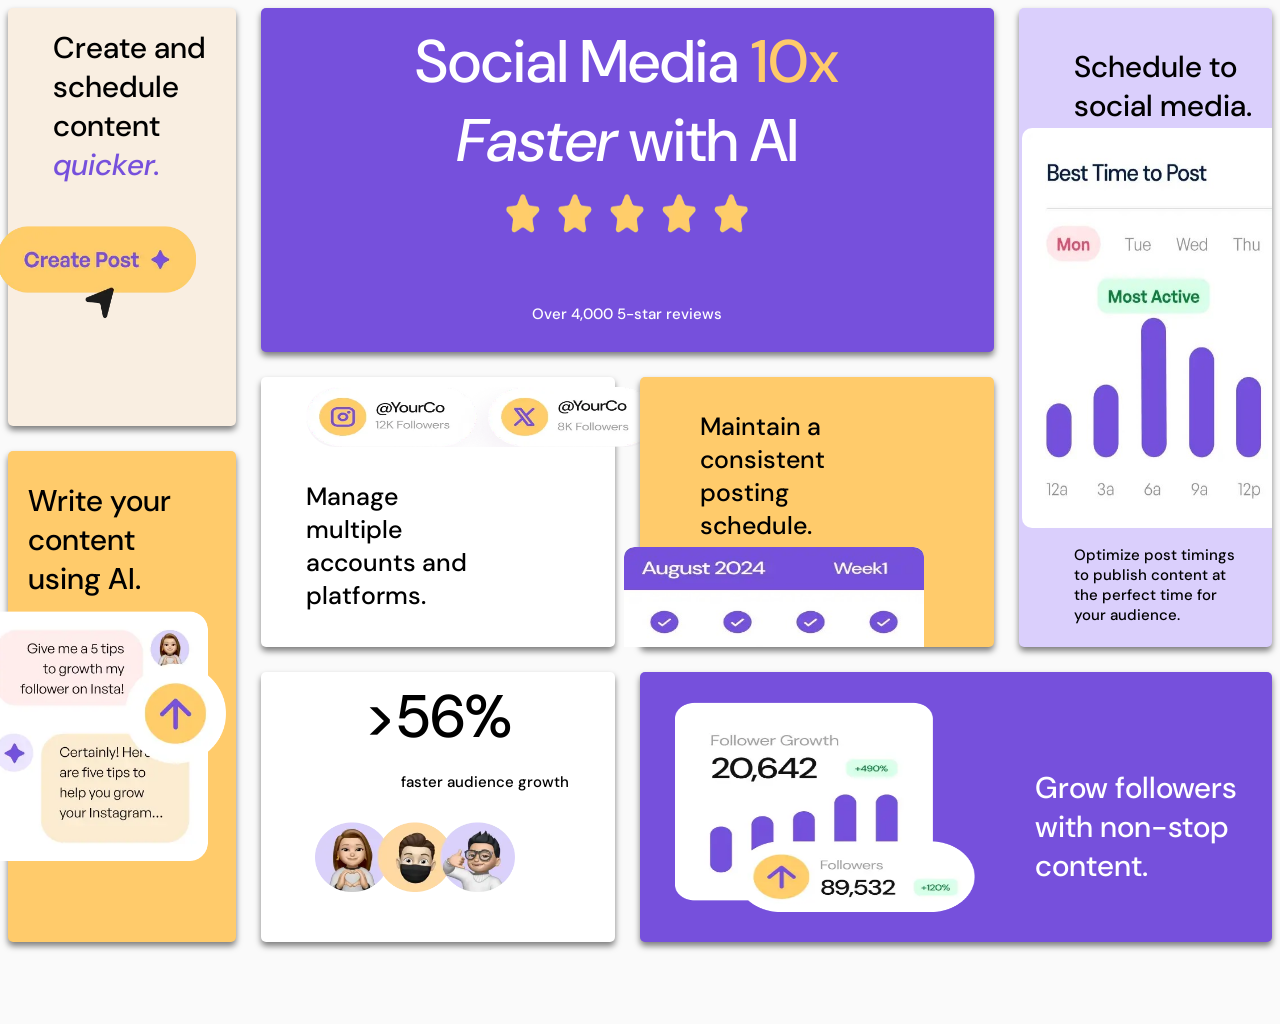
<file: index.html>
<!DOCTYPE html>
<html lang="en">

<head>
  <meta charset="UTF-8">
  <meta name="viewport" content="width=device-width, initial-scale=1.0">
  <title>Document</title>
  <link rel="stylesheet" href="style.css">
</head>
<body>
 <!-- دیو اصلی و والد اصلی بقیه دیو ها  -->
  <div class="container">
    <!-- دیو اول والد شماره یک سمت چپ -->
    <div class="g1">
      Create and <br>
      schedule <br>
      content
      <span class="t">
        quicker.</span>
      <img src="images/illustration-create-post.webp" class="gg1" alt="">
    </div>
    <!-- دیو دوم والد شماره دوم وسط بزرگترین دیو  -->
    <div class="g2">
      <span class="w">Social Media<span class="y"> 10x</span> <br>
       <span class="k"> Faster</span> with AI <br>
        <img src="images/illustration-five-stars.webp" class="gg2" alt=""> <br><span
          class="w size">
          Over 4,000 5-star reviews
        </span>
      </span>
    </div>
   <!-- سمت راست بنفش کمرنگ دیو سوم والد شماره سه  -->
    <div class="g3"><br>
      Schedule to <br>
      social media.
      <img src="images/illustration-schedule-posts.jpg" class="gg3" alt="">
      <span class="size"> <br>
        Optimize post timings <br>
        to publish content at <br>
        the perfect time for <br>
        your audience.</span>
    </div>
    <!-- دیو چهارم والد شماره چهار سمت چپ پایین زیر دیو شماره یک  -->
    <div class="g4">
      Write your <br>
      content <br>
      using AI. <br>
      <img src="images/illustration-ai-content.webp" class="gg4" alt="">
    </div>
    <!-- دیو شماره پنج والد شماره پنج وسط زیر دیو شماره دو  رنگ سفید -->
    <div class="g5">
      <img src="images/illustration-multiple-platforms.webp" class="gg5" alt="">
      <br>
      Manage <br>
      multiple <br>
      accounts and <br>
      platforms.
    </div>
    <!-- دیو شماره شیش والد شماره شیش رنگ زرد کنار دیو شماره پنج زیر دیو شماره دو  -->
    <div class="g6">
      <br>
      Maintain a <br>
      consistent <br>
      posting <br>
      schedule.
      <img src="images/illustration-consistent-schedule.jpg" class="gg6" alt="">
    </div>
    <!-- دیو شماره هفت والد شماره هفت زیر دیو شماره پنج  -->
    <div class="g7"><span>>56% </span> <br>
      <span class="size f">faster audience growth</span> <br>
      <img src="images/illustration-audience-growth.webp" class="gg7" alt="">
    </div>
   <!-- دیو شماره هشت اخرین والد زیر دیو شماره سه و دیو شیش -->
    <div class="g8">
      <img src="images/illustration-grow-followers.webp" class="gg8" alt=""><span class="w"> <br>
        Grow followers <br>
        with non-stop <br>
        content.</span>
    </div>
  </div>
</body>
</html>
</file>
<file: style.css>
@font-face {
    font-family: 'myfont';
    src: url(fonts/DMSans-VariableFont_opsz\,wght.ttf) format("truetype");
    font-weight: 500;
    font-style: normal;
}
@font-face {
    font-family: 'kajfont';
    src: url(fonts/DMSans-Italic-VariableFont_opsz\,wght.ttf) format('truetype');
    font-weight: 500;
    font-style: normal;
}
/* add the color  */
:root {
    --Purple-100: hsl(254, 88%, 90%);
    --Purple-500: hsl(256, 67%, 59%);
    --Yellow-100: hsl(31, 66%, 93%);
    --Yellow-500: hsl(39, 100%, 71%);
    --White: hsl(0, 0%, 100%);
    --Black: hsl(0, 0%, 7%);
}
/* bgc */
body {
    background-color: rgba(250, 250, 250, 0.827);
    font-family: 'myfont';
}
/* container */
.container {
    display: grid;
    grid-template-columns: repeat(10, 1fr);
    grid-template-rows: repeat(14, 1fr);
    gap: 25px;
}
/* select the all div in the container  */
.container div {
    border-radius: 5px;
    box-shadow: 0 4px 6px rgba(0, 0, 0, 0.5);
    transition: 2s;
}
/* add the transision */
.container div:hover {
    cursor: pointer;
    scale: 1.01;
    transform: translateY(-10px);
    filter: drop-shadow(0px 0px 10px rgba(0, 0, 0, 0.5));
}
/* boxes  */
.g1 {
    grid-column: 1/3;
    grid-row: 1/7;
    background-color: var(--Yellow-100);
    font-size: 30px;
    position: relative;
    padding-top: 20px;
    padding-left: 45px;
    text-align: left;
}
.g2 {
    grid-column: 3/9;
    grid-row: 1/6;
    background-color: var(--Purple-500);
    font-size: 60px;
    position: relative;
    display: flex;
    justify-content: center;
    align-items: center;
    text-align: center;
}
.g3 {
    grid-column: 9/12;
    grid-row: 1/10;
    background-color: var(--Purple-100);
    font-size: 30px;
    text-align: left;
    padding-left: 55px;
    display: flex;
    flex-direction: column;
    gap: 400px;
    position: relative;
}
.g4 {
    grid-column: 1/3;
    grid-row: 7/14;
    background-color: var(--Yellow-500);
    font-size: 30px;
    padding-top: 30px;
    padding-left: 20px;
    text-align: left;
    position: relative;
}
.g5 {
    grid-column: 3/6;
    grid-row: 6/10;
    background-color: var(--White);
    font-size: 25px;
    position: relative;
    padding-top: 70px;
    padding-left: 45px;
}
.g6 {
    grid-column: 6/9;
    grid-row: 6/10;
    background-color: var(--Yellow-500);
    font-size: 25px;
    padding-bottom: 105px;
    padding-left: 60px;
    position: relative;
}
.g7 {
    grid-column: 3/6;
    grid-row: 10/14;
    background-color: var(--White);
    font-size: 60px;
    text-align: center;
    position: relative;
    display: flex;
    flex-direction: column;
    justify-content: space-around;
}
.g8 {
    grid-column: 6/12;
    grid-row: 10/14;
    background-color: var(--Purple-500);
    font-size: 30px;
    display: flex;
    justify-content: center;
    align-items: center;
    gap: 60px;
}
/* add a img and changes such as width and height */
.gg1 {
    width: 200px;
    height: 100px;
    position: absolute;
    right: 40px;
    bottom: 100px;
}
.gg2 {
    width: 250px;
    height: 50px;
}
.gg3 {
    height: 400px;
    width: 250px;
    border-top-left-radius: 10px;
    border-bottom-left-radius: 10px;
    position: absolute;
    right: 0px;
    top: 120px;
}
.gg4 {
    position: absolute;
    width: 250px;
    height: 250px;
    top: 160px;
    right: 10px;
}
.gg5 {
    width: 350px;
    height: 60px;
    position: absolute;
    top: 10px;
    border-radius: 40px;
}
.gg6 {
    width: 300px;
    height: 100px;
    border-top-left-radius: 10px;
    border-top-right-radius: 10px;
    position: absolute;
    bottom: 0px;
    right: 70px;

}
.gg7 {
    width: 200px;
    height: 70px;
    position: absolute;
    bottom: 50px;
    right: 100px;
}
.gg8 {
    width: 300px;
    height: 210px;
}
/* textcolor and size color */
.t {
    color: var(--Purple-500);
    display: block;
    font-family: 'kajfont';
}
.y {
    color: var(--Yellow-500);
    display: inline;
}
.w {
    color: var(--White);
}
.size {
    font-size: 15px;
}
.k {
    font-family: 'kajfont';
}
.f{
    position:absolute ;
    left:140px ;
    bottom:150px ;
}
/* responsive dising  */
@media screen and (max-width:500px) {
    .container{
    display: flex;
    flex-direction: column;
    }
    .container div{
    width: 300px;
    padding: 15px;
    }
   .gg1{
    top: 50px;
    right: 10px;
    width: 170px;
   }
   .gg3{
    top: 120px;
   }
   .gg4{
    top: 7px;
    width: 130px;
    height: 115px;
   }
   .gg5{
    width: 210px;
    left: 120px;
    top: 50px;
   }
   .gg6{
    width: 170px;
    height: 70px;
    right: 8px;
   }
   .gg7{
    left: 70px;
   }
   .gg8{
    width: 270px;
    height: 230px;
    right: 100px;
    padding-left: 30px;
   }
   .g1{
    font-size: 25px;
   }
   .g2{
    font-size: 40px;
   }
   .g3{
    font-size: 25px;
   }
   .g4{
    font-size: 25px;
   }
   .g5{
    font-size: 25px;
   }
   .g8{
    text-align: center;
    display: flex;
    flex-direction: column-reverse;
    gap: 25px;
   }
  .f{
    left: 90px;
    bottom: 135px;
  }
  
}
</file>
<file: N.css>
@font-face {
    font-family: 'myfont';
    src: url(bento-grid-main/assets/fonts/DMSans-VariableFont_opsz\,wght.ttf) format("truetype");
    font-weight: 500;
    font-style: normal;
}
@font-face {
    font-family: 'kajfont';
    src: url(bento-grid-main/assets/fonts/DMSans-Italic-VariableFont_opsz\,wght.ttf) format('truetype');
    font-weight: 500;
    font-style: normal;
}
/* add the color  */
:root {
    --Purple-100: hsl(254, 88%, 90%);
    --Purple-500: hsl(256, 67%, 59%);
    --Yellow-100: hsl(31, 66%, 93%);
    --Yellow-500: hsl(39, 100%, 71%);
    --White: hsl(0, 0%, 100%);
    --Black: hsl(0, 0%, 7%);
}
/* bgc */
body {
    background-color: rgba(250, 250, 250, 0.827);
    font-family: 'myfont';
}
/* container */
.container {
    display: grid;
    grid-template-columns: repeat(10, 1fr);
    grid-template-rows: repeat(14, 1fr);
    gap: 25px;
}
/* select the all div in the container  */
.container div {
    border-radius: 5px;
    box-shadow: 0 4px 6px rgba(0, 0, 0, 0.5);
    transition: 2s;
}
/* add the transision */
.container div:hover {
    cursor: pointer;
    scale: 1.01;
    transform: translateY(-10px);
    filter: drop-shadow(0px 0px 10px rgba(0, 0, 0, 0.5));
}
/* boxes  */
.g1 {
    grid-column: 1/3;
    grid-row: 1/7;
    background-color: var(--Yellow-100);
    font-size: 30px;
    position: relative;
    padding-top: 20px;
    padding-left: 45px;
    text-align: left;
}
.g2 {
    grid-column: 3/9;
    grid-row: 1/6;
    background-color: var(--Purple-500);
    font-size: 60px;
    position: relative;
    display: flex;
    justify-content: center;
    align-items: center;
    text-align: center;
}
.g3 {
    grid-column: 9/12;
    grid-row: 1/10;
    background-color: var(--Purple-100);
    font-size: 30px;
    text-align: left;
    padding-left: 55px;
    display: flex;
    flex-direction: column;
    gap: 400px;
    position: relative;
}
.g4 {
    grid-column: 1/3;
    grid-row: 7/14;
    background-color: var(--Yellow-500);
    font-size: 30px;
    padding-top: 30px;
    padding-left: 20px;
    text-align: left;
    position: relative;
}
.g5 {
    grid-column: 3/6;
    grid-row: 6/10;
    background-color: var(--White);
    font-size: 25px;
    position: relative;
    padding-top: 70px;
    padding-left: 45px;
}
.g6 {
    grid-column: 6/9;
    grid-row: 6/10;
    background-color: var(--Yellow-500);
    font-size: 25px;
    padding-bottom: 105px;
    padding-left: 60px;
    position: relative;
}
.g7 {
    grid-column: 3/6;
    grid-row: 10/14;
    background-color: var(--White);
    font-size: 60px;
    text-align: center;
    position: relative;
    display: flex;
    flex-direction: column;
    justify-content: space-around;
}
.g8 {
    grid-column: 6/12;
    grid-row: 10/14;
    background-color: var(--Purple-500);
    font-size: 30px;
    display: flex;
    justify-content: center;
    align-items: center;
    gap: 60px;
}
/* add a img and changes such as width and height */
.gg1 {
    width: 200px;
    height: 100px;
    position: absolute;
    right: 40px;
    bottom: 100px;
}
.gg2 {
    width: 250px;
    height: 50px;
}
.gg3 {
    height: 400px;
    width: 250px;
    border-top-left-radius: 10px;
    border-bottom-left-radius: 10px;
    position: absolute;
    right: 0px;
    top: 120px;
}
.gg4 {
    position: absolute;
    width: 250px;
    height: 250px;
    top: 160px;
    right: 10px;
}
.gg5 {
    width: 350px;
    height: 60px;
    position: absolute;
    top: 10px;
    border-radius: 40px;
}
.gg6 {
    width: 300px;
    height: 100px;
    border-top-left-radius: 10px;
    border-top-right-radius: 10px;
    position: absolute;
    bottom: 0px;
    right: 70px;

}
.gg7 {
    width: 200px;
    height: 70px;
    position: absolute;
    bottom: 50px;
    right: 100px;
}
.gg8 {
    width: 300px;
    height: 210px;
}
/* textcolor and size color */
.t {
    color: var(--Purple-500);
    display: block;
    font-family: 'kajfont';
}
.y {
    color: var(--Yellow-500);
    display: inline;
}
.w {
    color: var(--White);
}
.size {
    font-size: 15px;
}
.k {
    font-family: 'kajfont';
}
.f{
    position:absolute ;
    left:140px ;
    bottom:150px ;
}
/* responsive dising  */
@media screen and (max-width:500px) {
    .container{
    display: flex;
    flex-direction: column;
    }
    .container div{
    width: 300px;
    padding: 15px;
    }
   .gg1{
    top: 50px;
    right: 10px;
    width: 170px;
   }
   .gg3{
    top: 120px;
   }
   .gg4{
    top: 7px;
    width: 130px;
    height: 115px;
   }
   .gg5{
    width: 210px;
    left: 120px;
    top: 50px;
   }
   .gg6{
    width: 170px;
    height: 70px;
    right: 8px;
   }
   .gg7{
    left: 70px;
   }
   .gg8{
    width: 270px;
    height: 230px;
    right: 100px;
    padding-left: 30px;
   }
   .g1{
    font-size: 25px;
   }
   .g2{
    font-size: 40px;
   }
   .g3{
    font-size: 25px;
   }
   .g4{
    font-size: 25px;
   }
   .g5{
    font-size: 25px;
   }
   .g8{
    text-align: center;
    display: flex;
    flex-direction: column-reverse;
    gap: 25px;
   }
  .f{
    left: 90px;
    bottom: 135px;
  }
  
}
</file>
